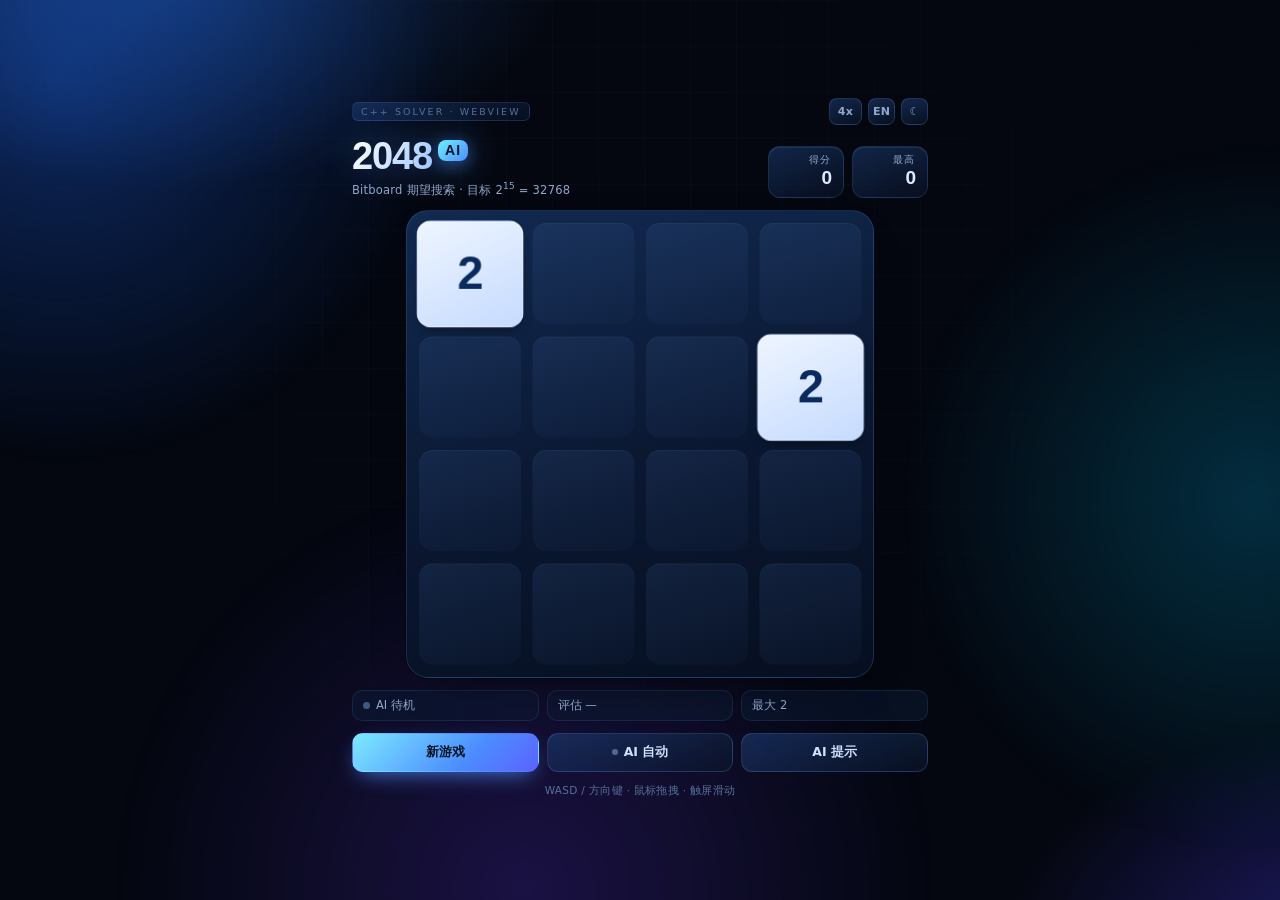
<file: index.html>
<!doctype html>
<meta charset="utf-8">
<title>Liu 2048 AI</title>
<meta http-equiv="refresh" content="0; url=web/">
<link rel="canonical" href="web/">
<p>Loading the <a href="web/">Liu 2048 AI</a> web build…</p>
</file>
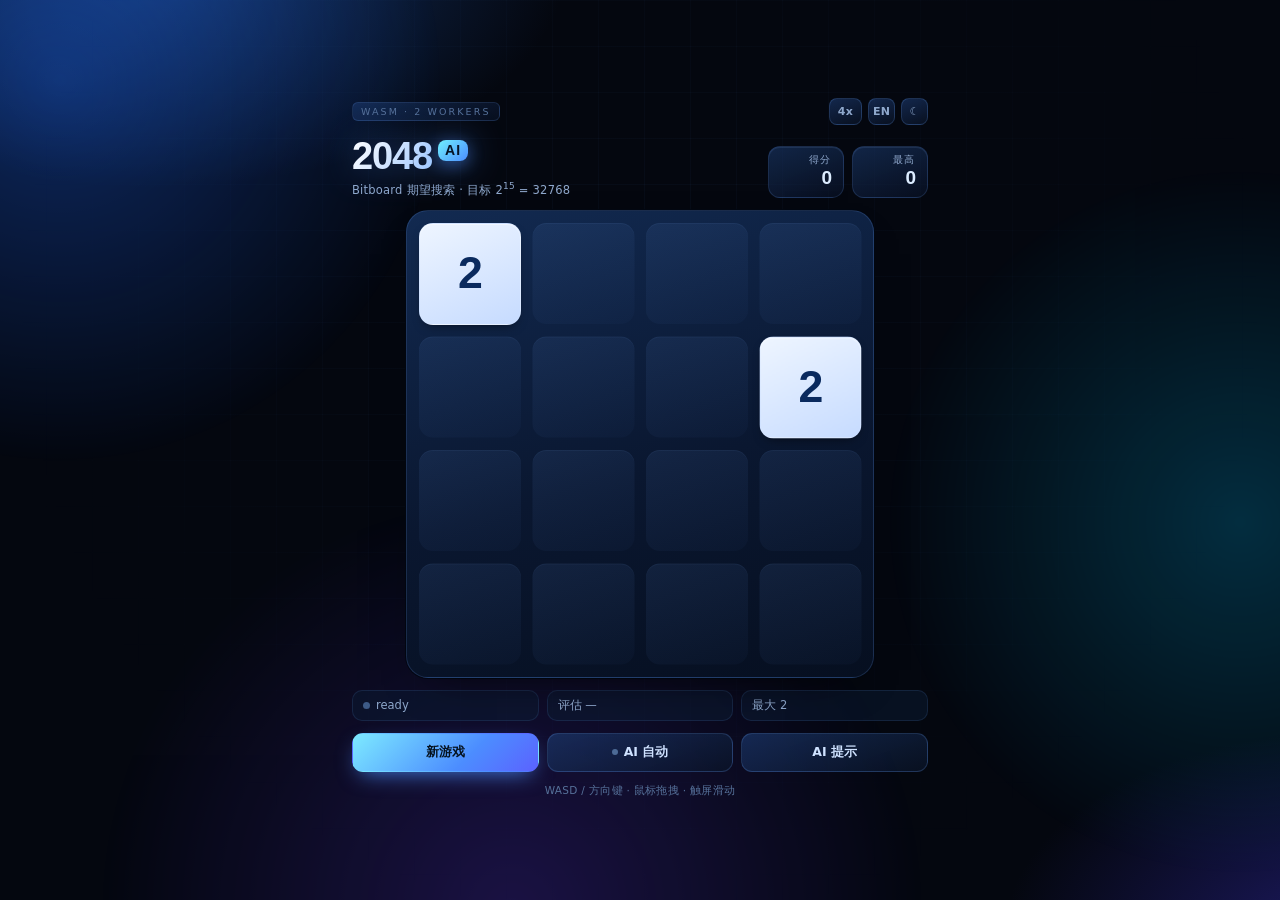
<file: web/index.html>
<!DOCTYPE html>
<html lang="zh-CN" data-theme="dark">
<head>
<meta charset="utf-8" />
<meta name="viewport" content="width=device-width, initial-scale=1, viewport-fit=cover" />
<title>2048 AI · Blue</title>
<link rel="stylesheet" href="app.css?v=18" />
</head>
<body>
  <div class="bg-fx" aria-hidden="true">
    <span class="orb o1"></span>
    <span class="orb o2"></span>
    <span class="orb o3"></span>
    <span class="mesh"></span>
  </div>

  <main class="app">
    <div class="topline">
      <span class="chip" id="engineChip">C++ SOLVER · WEBVIEW</span>
      <div class="tools">
        <button class="icon-btn wide" id="speedBtn" title="AI Speed">1x</button>
        <button class="icon-btn" id="langBtn" title="Language">EN</button>
        <button class="icon-btn" id="themeBtn" title="Theme">☾</button>
      </div>
    </div>

    <header class="topbar">
      <div class="brand">
        <h1 class="logo">2048<span class="ai">AI</span></h1>
        <p class="sub" data-i18n="sub"></p>
      </div>
      <div class="scores">
        <div class="score-box" id="scoreBox">
          <span class="k" data-i18n="score"></span>
          <strong id="score">0</strong>
        </div>
        <div class="score-box">
          <span class="k" data-i18n="best"></span>
          <strong id="best">0</strong>
        </div>
      </div>
    </header>

    <section class="board-wrap">
      <div class="board" id="board">
        <div class="grid" id="grid"></div>
        <div class="tiles" id="tiles"></div>
        <div class="hint" id="hint"><span class="chev">➤</span></div>
        <div class="overlay" id="overlay" hidden>
          <div class="ov-card">
            <h2 id="ovTitle">GAME OVER</h2>
            <p id="ovText"></p>
            <button class="btn primary" id="ovBtn"></button>
          </div>
        </div>
      </div>
    </section>

    <div class="hud">
      <div class="hud-item ai">
        <span class="dot" id="aiDot"></span>
        <span id="aiState"></span>
      </div>
      <div class="hud-item" id="aiEval"></div>
      <div class="hud-item" id="maxTile"></div>
    </div>

    <div class="controls">
      <button class="btn primary" id="newGame" data-i18n="newGame"></button>
      <button class="btn" id="autoBtn">
        <span class="led" id="autoLed"></span><span data-i18n="auto"></span>
      </button>
      <button class="btn" id="hintBtn" data-i18n="hint"></button>
    </div>

    <p class="tips" data-i18n="tips"></p>
  </main>

  <div class="toast" id="toast"></div>

  <script src="engine.js?v=18"></script>
  <script src="app.js?v=18"></script>
</body>
</html>
</file>
<file: web/app.css>
:root {
  --move-ms: 130ms;
  --gap: 12px;
  --cell: 84px;

  color-scheme: dark;

  --text: #e8f1ff;
  --text-dim: #8fa8cc;
  --text-faint: #56719a;

  --bg-base: #04070f;
  --glow-1: #14356b;
  --glow-2: #1d1a63;
  --glow-3: #1f6bff;
  --orb-2: #00c8ff;
  --orb-3: #6a3cff;
  --mesh: rgba(110, 170, 255, 0.045);

  --panel-grad: linear-gradient(160deg, rgba(30, 62, 118, 0.55), rgba(10, 20, 40, 0.6));
  --panel-brd: rgba(110, 170, 255, 0.16);
  --board-bg: linear-gradient(165deg, #122a51 0%, #0a1730 55%, #060f20 100%);
  --board-brd: rgba(112, 168, 255, 0.18);
  --cell-bg: linear-gradient(160deg, rgba(105, 155, 235, 0.10), rgba(60, 100, 170, 0.045));
  --cell-inset: inset 0 1px 0 rgba(140, 185, 255, 0.06);

  --btn-bg: linear-gradient(160deg, rgba(30, 62, 118, 0.6), rgba(10, 20, 40, 0.7));
  --btn-fg: #cfe2ff;
  --btn-brd: rgba(110, 170, 255, 0.2);

  --hud-bg: rgba(12, 26, 50, 0.55);
  --hud-brd: rgba(110, 170, 255, 0.12);

  --board-shadow: 0 18px 42px -26px rgba(0, 0, 0, 0.9), 0 0 0 1px rgba(3, 8, 18, 0.9);
  --tile-shadow: 0 5px 12px -6px rgba(0, 0, 0, 0.65);
  --tile-brd: rgba(255, 255, 255, 0);
  --score-fg: #dcecff;

  --overlay-bg: rgba(4, 9, 20, 0.76);
  --keep-card-bg: linear-gradient(160deg, rgba(16, 34, 64, 0.95), rgba(7, 14, 28, 0.96));
  --keep-card-bg: linear-gradient(160deg, rgba(16, 34, 64, 0.95), rgba(7, 14, 28, 0.96));
  --toast-bg: rgba(10, 24, 46, 0.92);
  --toast-fg: #dcecff;

  --logo-grad: linear-gradient(120deg, #ffffff 0%, #a8cdff 38%, #5ee7ff 72%, #8b7bff 100%);
  --logo-glow: 0 0 18px rgba(76, 141, 255, 0.45);

  --azure: #4c8dff;
  --cyan: #5ee7ff;
}

html[data-theme="light"] {
  color-scheme: light;

  --text: #0d2547;
  --text-dim: #47658c;
  --text-faint: #7b93b3;

  --bg-base: #edf3fd;
  --glow-1: #cfe2ff;
  --glow-2: #ded7ff;
  --glow-3: #9ecbff;
  --orb-2: #7fd8ff;
  --orb-3: #b9a8ff;
  --mesh: rgba(70, 120, 200, 0.07);

  --panel-grad: linear-gradient(160deg, rgba(255, 255, 255, 0.95), rgba(232, 241, 253, 0.92));
  --panel-brd: rgba(80, 130, 210, 0.2);
  --board-bg: linear-gradient(165deg, #ffffff, #e6effd);
  --board-brd: rgba(80, 130, 210, 0.22);
  --cell-bg: linear-gradient(160deg, rgba(120, 165, 230, 0.17), rgba(120, 165, 230, 0.09));
  --cell-inset: inset 0 1px 0 rgba(255, 255, 255, 0.7);

  --btn-bg: linear-gradient(160deg, #ffffff, #e4edfb);
  --btn-fg: #1b3f70;
  --btn-brd: rgba(80, 130, 210, 0.26);

  --hud-bg: rgba(255, 255, 255, 0.78);
  --hud-brd: rgba(80, 130, 210, 0.18);

  --board-shadow: 0 16px 34px -26px rgba(30, 70, 140, 0.5), 0 0 0 1px rgba(120, 160, 220, 0.25);
  --tile-shadow: 0 4px 10px -6px rgba(30, 70, 140, 0.4);
  --tile-brd: rgba(60, 110, 190, 0.1);
  --score-fg: #123a6d;

  --overlay-bg: rgba(238, 245, 255, 0.82);
  --keep-card-bg: linear-gradient(160deg, rgba(252, 254, 255, 0.97), rgba(232, 242, 255, 0.97));
  --keep-card-bg: linear-gradient(160deg, rgba(252, 254, 255, 0.97), rgba(232, 242, 255, 0.97));
  --toast-bg: rgba(255, 255, 255, 0.96);
  --toast-fg: #12365f;

  --logo-grad: linear-gradient(120deg, #0f3c85 0%, #1e6fe0 42%, #0aa2cc 74%, #6a5cff 100%);
  --logo-glow: 0 2px 16px rgba(30, 111, 224, 0.25);
}

* { box-sizing: border-box; }

html, body { height: 100%; margin: 0; }

body {
  background: var(--bg-base);
  color: var(--text);
  font-family: "Segoe UI Variable Text", "Segoe UI", "Microsoft YaHei UI", system-ui, sans-serif;
  overflow: hidden;
  -webkit-font-smoothing: antialiased;
  -webkit-user-select: none;
  user-select: none;
  cursor: default;
  transition: background 0.26s ease, color 0.26s ease;
}

/* ------------------------------------------------ background glow */
/* The glow used to be three oversized elements with filter: blur(58px) that
   also scaled on a loop. A blurred element whose scale changes cannot reuse its
   cached blur, so the compositor re-ran a 58px blur on three 300-400px layers
   every single frame - the whole page, including a resize drag, paid for it.
   Radial gradients give the same soft look and cost nothing after the first
   paint; the slow drift stays, but as a pure translation on its own layer. */
.bg-fx {
  position: fixed;
  inset: 0;
  overflow: hidden;
  background:
    radial-gradient(52% 40% at 12% -4%, var(--glow-1) 0%, transparent 62%),
    radial-gradient(46% 38% at 106% 104%, var(--glow-2) 0%, transparent 60%),
    var(--bg-base);
  z-index: 0;
  transition: background 0.3s ease;
}

.orb {
  position: absolute;
  border-radius: 50%;
  opacity: 0.55;
  will-change: transform;
  animation: float 26s ease-in-out infinite;
  transform: translate3d(0, 0, 0);
}
.o1 {
  width: 760px; height: 760px; left: -320px; top: -300px;
  background: radial-gradient(circle at 50% 50%, var(--glow-3) 0%, transparent 72%);
  opacity: 0.34;
}
.o2 {
  width: 720px; height: 720px; right: -320px; top: 18%;
  background: radial-gradient(circle at 50% 50%, var(--orb-2) 0%, transparent 70%);
  opacity: 0.2; animation-delay: -9s;
}
.o3 {
  width: 820px; height: 820px; left: 8%; bottom: -420px;
  background: radial-gradient(circle at 50% 50%, var(--orb-3) 0%, transparent 72%);
  opacity: 0.22; animation-delay: -17s;
}

html[data-theme="light"] .orb { opacity: 0.5; }
html[data-theme="light"] .o1 { opacity: 0.34; }
html[data-theme="light"] .o2, html[data-theme="light"] .o3 { opacity: 0.26; }

@keyframes float {
  0%, 100% { transform: translate3d(0, 0, 0); }
  50%      { transform: translate3d(16px, -28px, 0); }
}

.mesh {
  position: absolute;
  inset: 0;
  background-image:
    linear-gradient(var(--mesh) 1px, transparent 1px),
    linear-gradient(90deg, var(--mesh) 1px, transparent 1px);
  background-size: 46px 46px;
  mask-image: radial-gradient(circle at 50% 34%, #000 0%, transparent 74%);
  -webkit-mask-image: radial-gradient(circle at 50% 34%, #000 0%, transparent 74%);
}

/* ------------------------------------------------ layout */
.app {
  position: relative;
  z-index: 1;
  height: 100%;
  max-width: 620px;
  margin: 0 auto;
  padding: 14px 22px 16px;
  display: flex;
  flex-direction: column;
  justify-content: center;
  gap: 12px;
  overflow: auto;
  scrollbar-width: none;
}
.app::-webkit-scrollbar { width: 0; }

.topline {
  display: flex;
  align-items: center;
  justify-content: space-between;
  flex: 0 0 auto;
}

.chip {
  font-size: 9.5px;
  letter-spacing: 0.22em;
  color: var(--text-faint);
  padding: 3px 8px;
  border-radius: 6px;
  border: 1px solid var(--panel-brd);
  background: var(--panel-grad);
}

.tools { display: flex; gap: 6px; align-items: center; }

.icon-btn.wide { width: auto; padding: 0 8px; font-variant-numeric: tabular-nums; }

.icon-btn {
  width: 27px;
  height: 27px;
  display: inline-flex;
  align-items: center;
  justify-content: center;
  padding: 0;
  font-family: inherit;
  font-size: 11px;
  font-weight: 700;
  letter-spacing: 0.02em;
  color: var(--text-dim);
  border-radius: 8px;
  border: 1px solid var(--btn-brd);
  background: var(--btn-bg);
  cursor: pointer;
  transition: color 0.15s ease, border-color 0.15s ease, transform 0.12s ease, box-shadow 0.2s ease;
}
.icon-btn:hover {
  color: var(--cyan);
  border-color: rgba(94, 231, 255, 0.5);
  box-shadow: 0 0 16px -4px rgba(76, 141, 255, 0.7);
}
.icon-btn:active { transform: scale(0.94); }

/* ------------------------------------------------ header */
.topbar {
  display: flex;
  align-items: flex-end;
  justify-content: space-between;
  gap: 12px;
  flex: 0 0 auto;
}

.brand { min-width: 0; }

.logo {
  margin: 0;
  font-size: 38px;
  line-height: 1;
  font-weight: 800;
  letter-spacing: -0.03em;
  font-family: "Bahnschrift", "Segoe UI Variable Display", "Segoe UI", sans-serif;
  background: var(--logo-grad);
  -webkit-background-clip: text;
  background-clip: text;
  color: transparent;
  filter: drop-shadow(var(--logo-glow));
}

.logo .ai {
  margin-left: 6px;
  padding: 2px 7px 3px;
  font-size: 14px;
  font-weight: 700;
  letter-spacing: 0.08em;
  vertical-align: 14px;
  border-radius: 8px;
  background: linear-gradient(135deg, #6ff0ff, #4c8dff);
  -webkit-text-fill-color: #061426;
  color: #061426;
  box-shadow: 0 4px 16px rgba(76, 141, 255, 0.45);
}

.sub {
  margin: 6px 0 0;
  font-size: 11.5px;
  color: var(--text-dim);
  letter-spacing: 0.02em;
}
.sub sup { font-size: 9px; }

.scores { display: flex; gap: 8px; flex: 0 0 auto; }

.score-box {
  min-width: 76px;
  padding: 7px 11px 8px;
  border-radius: 12px;
  border: 1px solid var(--panel-brd);
  background: var(--panel-grad);
  box-shadow: inset 0 1px 0 rgba(160, 200, 255, 0.1);
  text-align: right;
  transition: transform 0.18s ease, box-shadow 0.18s ease;
}
.score-box .k {
  display: block;
  font-size: 9.5px;
  letter-spacing: 0.16em;
  text-transform: uppercase;
  color: var(--text-dim);
}
.score-box strong {
  display: block;
  margin-top: 1px;
  font-size: 19px;
  line-height: 1.1;
  font-family: "Bahnschrift", "Segoe UI", sans-serif;
  font-variant-numeric: tabular-nums;
  color: var(--score-fg);
}
.score-box.pop {
  transform: translateY(-2px);
  box-shadow: 0 0 0 1px rgba(94, 231, 255, 0.4), 0 8px 22px rgba(76, 141, 255, 0.28);
}

/* ------------------------------------------------ board */
.board-wrap { flex: 0 0 auto; display: flex; justify-content: center; }

.board {
  position: relative;
  width: 100%;
  max-width: min(468px, 62vh);
  aspect-ratio: 1 / 1;
  border-radius: 22px;
  background: var(--board-bg);
  border: 1px solid var(--board-brd);
  box-shadow: var(--board-shadow);
  touch-action: none;
  transition: background 0.28s ease, box-shadow 0.28s ease;
}

.grid, .tiles { position: absolute; inset: 0; }

.cell {
  position: absolute;
  left: 0;
  top: 0;
  width: var(--cell);
  height: var(--cell);
  border-radius: 14px;
  background: var(--cell-bg);
  box-shadow: var(--cell-inset);
  transform: translate(
    calc((var(--cell) + var(--gap)) * var(--c) + var(--gap)),
    calc((var(--cell) + var(--gap)) * var(--r) + var(--gap))
  );
}

.tiles { z-index: 2; }

/* Resize suppression. Dragging a window edge re-rasterises every tile, gradient
   and shadow on each frame. For the duration of the drag the expensive paint
   work is dropped: geometry stays exact, and everything comes back the moment
   the drag ends, so nothing is lost visually. */
html.resizing .tile,
html.resizing .tile-inner { transition: none; }
html.resizing .tile-inner { box-shadow: none; }
html.resizing .board { box-shadow: 0 0 0 1px var(--board-brd); }
html.resizing .orb { animation: none; }
html.resizing .score-box,
html.resizing .hud-item,
html.resizing .btn,
html.resizing .icon-btn { transition: none; }

.tile {
  position: absolute;
  left: 0;
  top: 0;
  width: var(--cell);
  height: var(--cell);
  transform: translate(
    calc((var(--cell) + var(--gap)) * var(--c) + var(--gap)),
    calc((var(--cell) + var(--gap)) * var(--r) + var(--gap))
  );
  transition: transform var(--move-ms) cubic-bezier(0.22, 0.61, 0.36, 1);
  will-change: transform;
}

.tile-inner {
  width: 100%;
  height: 100%;
  border-radius: 14px;
  border: 1px solid var(--tile-brd);
  display: flex;
  align-items: center;
  justify-content: center;
  font-family: "Bahnschrift", "Segoe UI Variable Display", "Segoe UI", sans-serif;
  font-weight: 700;
  font-size: calc(var(--cell) * 0.44);
  letter-spacing: -0.025em;
  line-height: 1;
  color: var(--fg);
  background: linear-gradient(155deg, var(--c1), var(--c2));
  box-shadow:
    inset 0 1px 0 rgba(255, 255, 255, 0.42),
    var(--tile-shadow);
  transition: background 0.16s linear, color 0.16s linear;
  transform: scale(1);
}

.tile-inner[data-len="4"] { font-size: calc(var(--cell) * 0.335); }
.tile-inner[data-len="5"] { font-size: calc(var(--cell) * 0.27); }

/* Five digits and up: wrap onto two lines instead of shrinking forever */
.tile-inner[data-len="6"],
.tile-inner[data-len="7"],
.tile-inner[data-len="8"],
.tile-inner[data-len="9"] {
  white-space: nowrap;      /* Only the explicit <br> wraps, so a value never spills onto three lines */
  line-height: 0.92;
  letter-spacing: -0.04em;
  text-align: center;
  max-width: 86%;
  padding: 0;
}
.tile-inner[data-len="6"] { font-size: calc(var(--cell) * 0.26); }
.tile-inner[data-len="7"] { font-size: calc(var(--cell) * 0.30); }
.tile-inner[data-len="8"] { font-size: calc(var(--cell) * 0.30); }
.tile-inner[data-len="9"] { font-size: calc(var(--cell) * 0.26); }

/* Low ranks: ice blue to pale blue */
.tile-inner[data-v="2"]    { --c1: #eef5ff; --c2: #c6dbff; --fg: #0a2a5e; }
.tile-inner[data-v="4"]    { --c1: #dbe9ff; --c2: #a9c6ff; --fg: #08254f; }
.tile-inner[data-v="8"]    { --c1: #c2dbff; --c2: #86b1ff; --fg: #04203f; }
.tile-inner[data-v="16"]   { --c1: #a7c9ff; --c2: #6b9bff; --fg: #ffffff; }
.tile-inner[data-v="32"]   { --c1: #8ab3ff; --c2: #4b83ff; --fg: #ffffff; }
.tile-inner[data-v="64"]   { --c1: #6d9dff; --c2: #2f6bf5; --fg: #ffffff; }
.tile-inner[data-v="128"]  { --c1: #5789f7; --c2: #1f4fd6; --fg: #ffffff; }
.tile-inner[data-v="256"]  { --c1: #4a76ea; --c2: #1740bb; --fg: #ffffff; }
.tile-inner[data-v="512"]  { --c1: #3f62dd; --c2: #12319c; --fg: #ffffff; }
.tile-inner[data-v="1024"] { --c1: #3651cb; --c2: #0e2380; --fg: #ffffff; }
.tile-inner[data-v="2048"] {
  --c1: #4a74ff; --c2: #123099; --fg: #ffffff;
  box-shadow:
    inset 0 1px 0 rgba(255, 255, 255, 0.45),
    0 0 25px rgba(76, 141, 255, 0.62),
    var(--tile-shadow);
}
/* High ranks: teal, indigo, then the pale legend */
.tile-inner[data-v="4096"] {
  --c1: #45d6f5; --c2: #1187c4; --fg: #03202e;
  box-shadow:
    inset 0 1px 0 rgba(255, 255, 255, 0.55),
    0 0 30px rgba(69, 214, 245, 0.6),
    var(--tile-shadow);
}
.tile-inner[data-v="8192"] {
  --c1: #7df0ff; --c2: #1ba6d8; --fg: #02202c;
  box-shadow:
    inset 0 1px 0 rgba(255, 255, 255, 0.65),
    0 0 36px rgba(125, 240, 255, 0.65),
    var(--tile-shadow);
}
.tile-inner[data-v="16384"] {
  --c1: #a08cff; --c2: #4a24c4; --fg: #ffffff;
  box-shadow:
    inset 0 1px 0 rgba(255, 255, 255, 0.5),
    0 0 40px rgba(139, 123, 255, 0.7),
    var(--tile-shadow);
}
.tile-inner[data-v="32768"] {
  --c1: #ffffff; --c2: #7fb8ff; --fg: #04203f;
  box-shadow:
    inset 0 1px 0 #fff,
    0 0 52px rgba(180, 226, 255, 0.85),
    0 0 18px rgba(94, 231, 255, 0.6),
    var(--tile-shadow);
  animation: legendary 3.4s ease-in-out infinite;
}

html[data-theme="light"] .tile-inner[data-v="2"],
html[data-theme="light"] .tile-inner[data-v="4"] { border-color: rgba(60, 110, 190, 0.14); }

@keyframes legendary {
  0%, 100% { filter: brightness(1) saturate(1); }
  50%      { filter: brightness(1.14) saturate(1.18); }
}

/* ------------------------------------------------ animation */
@keyframes tile-appear {
  0%   { transform: scale(0.48); opacity: 0; }
  62%  { transform: scale(1.04); opacity: 1; }
  100% { transform: scale(1); opacity: 1; }
}

/* The merge pop lives in app.js as a web animation: restarting it via a class
   costs a forced reflow per merged tile, which matters at eight moves a second. */
.tile-inner.appear { animation: tile-appear 150ms cubic-bezier(0.2, 0.8, 0.3, 1.1) both; }

/* ------------------------------------------------ hint arrow */
.hint {
  position: absolute;
  inset: 0;
  z-index: 3;
  display: flex;
  align-items: center;
  justify-content: center;
  pointer-events: none;
  opacity: 0;
  transition: opacity 0.2s ease;
}
.hint.show { opacity: 1; }

.hint .chev {
  --rot: 0deg;
  font-size: calc(var(--cell) * 1.5);
  transform: rotate(var(--rot));
  color: var(--cyan);
  text-shadow: 0 0 26px rgba(94, 231, 255, 0.95), 0 0 60px rgba(76, 141, 255, 0.6);
  animation: hintPulse 0.9s ease-in-out infinite;
}

html[data-theme="light"] .hint .chev {
  color: #0f7fd6;
  text-shadow: 0 0 24px rgba(15, 127, 214, 0.55);
}

@keyframes hintPulse {
  0%, 100% { transform: rotate(var(--rot)) scale(0.94); opacity: 0.8; }
  50%      { transform: rotate(var(--rot)) scale(1.14); opacity: 1; }
}

/* ------------------------------------------------ game-over overlay */
.overlay {
  position: absolute;
  inset: 0;
  z-index: 5;
  border-radius: 22px;
  display: flex;
  align-items: center;
  justify-content: center;
  background: var(--overlay-bg);
  backdrop-filter: blur(7px) saturate(120%);
  -webkit-backdrop-filter: blur(7px) saturate(120%);
  animation: fadeIn 0.32s ease both;
}
.overlay[hidden] { display: none; }

/* 终局：不模糊，玩家要能看清最后落成的盘面 */
.overlay.keep .ov-card {
  background: var(--keep-card-bg);
  border: 1px solid var(--panel-brd);
  border-radius: 18px;
  padding: 16px 26px 18px;
  box-shadow: 0 20px 44px -24px rgba(0, 0, 0, 0.9);
}

.overlay.keep .ov-card {
  background: var(--keep-card-bg);
  border: 1px solid var(--panel-brd);
  border-radius: 18px;
  padding: 16px 26px 18px;
  box-shadow: 0 20px 44px -24px rgba(0, 0, 0, 0.9);
}

.overlay.keep {
  backdrop-filter: none;
  -webkit-backdrop-filter: none;
  background: linear-gradient(180deg, rgba(4, 9, 20, 0.28), rgba(4, 9, 20, 0.52));
}
html[data-theme="light"] .overlay.keep {
  background: linear-gradient(180deg, rgba(238, 245, 255, 0.3), rgba(226, 238, 252, 0.55));
}

@keyframes fadeIn { from { opacity: 0; } to { opacity: 1; } }

.ov-card { text-align: center; padding: 20px; }
.ov-card h2 {
  margin: 0 0 8px;
  font-size: 30px;
  letter-spacing: 0.04em;
  font-family: "Bahnschrift", "Segoe UI", sans-serif;
  background: var(--logo-grad);
  -webkit-background-clip: text;
  background-clip: text;
  color: transparent;
}
.ov-card p { margin: 0 0 16px; font-size: 12.5px; color: var(--text-dim); }

/* ------------------------------------------------ HUD */
.hud { display: flex; gap: 8px; flex: 0 0 auto; }

.hud-item {
  flex: 1;
  min-width: 0;
  padding: 7px 10px;
  border-radius: 10px;
  border: 1px solid var(--hud-brd);
  background: var(--hud-bg);
  font-size: 11.5px;
  color: var(--text-dim);
  white-space: nowrap;
  overflow: hidden;
  text-overflow: ellipsis;
  font-variant-numeric: tabular-nums;
  transition: background 0.26s ease, border-color 0.26s ease;
}
.hud-item.ai { display: flex; align-items: center; gap: 6px; }
.hud-item.ai.busy { color: var(--cyan); }

.dot {
  width: 7px;
  height: 7px;
  border-radius: 50%;
  flex: 0 0 auto;
  background: #3d5a86;
  box-shadow: 0 0 0 0 rgba(94, 231, 255, 0);
  transition: background 0.2s ease;
}
html[data-theme="light"] .dot { background: #a8bdd6; }
.dot.on   { background: #5ee7ff; box-shadow: 0 0 12px rgba(94, 231, 255, 0.9); }
html[data-theme="light"] .dot.on { background: #0f8fd0; box-shadow: 0 0 10px rgba(15, 143, 208, 0.6); }
.dot.busy { background: #8b7bff; box-shadow: 0 0 8px rgba(139, 123, 255, 0.75); animation: bpulse 0.9s ease-in-out infinite; }

/* Scale, not ring-box-shadow: a spreading shadow repaints the dot on every
   frame for as long as the AI thinks, a transform does not. */
@keyframes bpulse {
  0%, 100% { transform: scale(1); opacity: 0.7; }
  50%      { transform: scale(1.4); opacity: 1; }
}

/* ------------------------------------------------ buttons */
/* One row, always. A fixed four-column grid still breaks if a stale cached
   stylesheet with three columns is what the browser has, so the row is built
   out of flex children that shrink instead: four items can never wrap. */
.controls {
  display: flex;
  flex-wrap: nowrap;
  gap: 8px;
  flex: 0 0 auto;
}

.controls > .btn {
  flex: 1 1 0;
  min-width: 0;
  white-space: nowrap;
}

.btn {
  position: relative;
  padding: 10px 6px;
  font-size: 12.5px;
  font-weight: 600;
  font-family: inherit;
  color: var(--btn-fg);
  border-radius: 11px;
  border: 1px solid var(--btn-brd);
  background: var(--btn-bg);
  cursor: pointer;
  transition: transform 0.12s ease, border-color 0.15s ease, color 0.15s ease, box-shadow 0.2s ease;
  display: inline-flex;
  align-items: center;
  justify-content: center;
  gap: 6px;
  overflow: hidden;
}
.btn:hover {
  color: var(--text);
  border-color: rgba(94, 231, 255, 0.45);
  box-shadow: 0 0 20px -4px rgba(76, 141, 255, 0.5);
}
.btn:active { transform: scale(0.97); }

.btn.primary {
  color: #05121f;
  border-color: transparent;
  background: linear-gradient(135deg, #7deaff, #4c8dff 62%, #5b62ff);
  box-shadow: 0 8px 22px -8px rgba(76, 141, 255, 0.9);
}
.btn.primary:hover { color: #04101c; box-shadow: 0 10px 26px -6px rgba(94, 231, 255, 0.8); }

.btn.ghost { color: var(--text-dim); }

.btn.on {
  color: #04121e;
  border-color: transparent;
  background: linear-gradient(135deg, #86f4ff, #4c8dff);
  box-shadow: 0 0 24px -4px rgba(94, 231, 255, 0.75);
}

.led {
  width: 6px;
  height: 6px;
  border-radius: 50%;
  background: #4d6b96;
  transition: background 0.2s ease, box-shadow 0.2s ease;
}
.btn.on .led { background: #052a3c; box-shadow: 0 0 8px rgba(4, 30, 44, 0.9); }

.tips {
  margin: 0;
  text-align: center;
  font-size: 10.5px;
  letter-spacing: 0.03em;
  color: var(--text-faint);
  flex: 0 0 auto;
  padding-bottom: 2px;
}

/* ------------------------------------------------ Toast */
.toast {
  position: fixed;
  left: 50%;
  top: 22px;
  z-index: 20;
  transform: translate(-50%, -16px);
  padding: 9px 16px;
  border-radius: 999px;
  font-size: 12px;
  color: var(--toast-fg);
  border: 1px solid rgba(94, 231, 255, 0.35);
  background: var(--toast-bg);
  box-shadow: 0 12px 34px -10px rgba(0, 0, 0, 0.55), 0 0 22px -6px rgba(76, 141, 255, 0.5);
  opacity: 0;
  pointer-events: none;
  transition: opacity 0.22s ease, transform 0.22s ease;
  white-space: nowrap;
}
.toast.show { opacity: 1; transform: translate(-50%, 0); }

/* ------------------------------------------------ small screens */
@media (max-height: 780px) {
  .app { gap: 9px; padding: 10px 18px 12px; }
  .logo { font-size: 31px; }
  .sub { display: none; }
  .chip { display: none; }
  .topline { height: 27px; }
}

@media (max-height: 680px) {
  .app { gap: 7px; padding: 8px 14px 10px; }
  .logo { font-size: 26px; }
  .logo .ai { font-size: 11px; vertical-align: 10px; }
  .score-box { padding: 5px 9px 6px; min-width: 66px; }
  .score-box strong { font-size: 16px; }
  .hud-item { padding: 5px 8px; font-size: 10.5px; }
  .btn { padding: 8px 4px; font-size: 11.5px; }
  .tips { display: none; }
}

@media (max-height: 560px) {
  .sub, .hud { display: none; }
  .board { max-width: min(320px, 56vh); }
}

@media (max-width: 470px) {
  .score-box { min-width: 64px; padding: 6px 9px; }
  .score-box strong { font-size: 16px; }
  .btn { font-size: 11px; padding: 9px 4px; }
}
</file>
